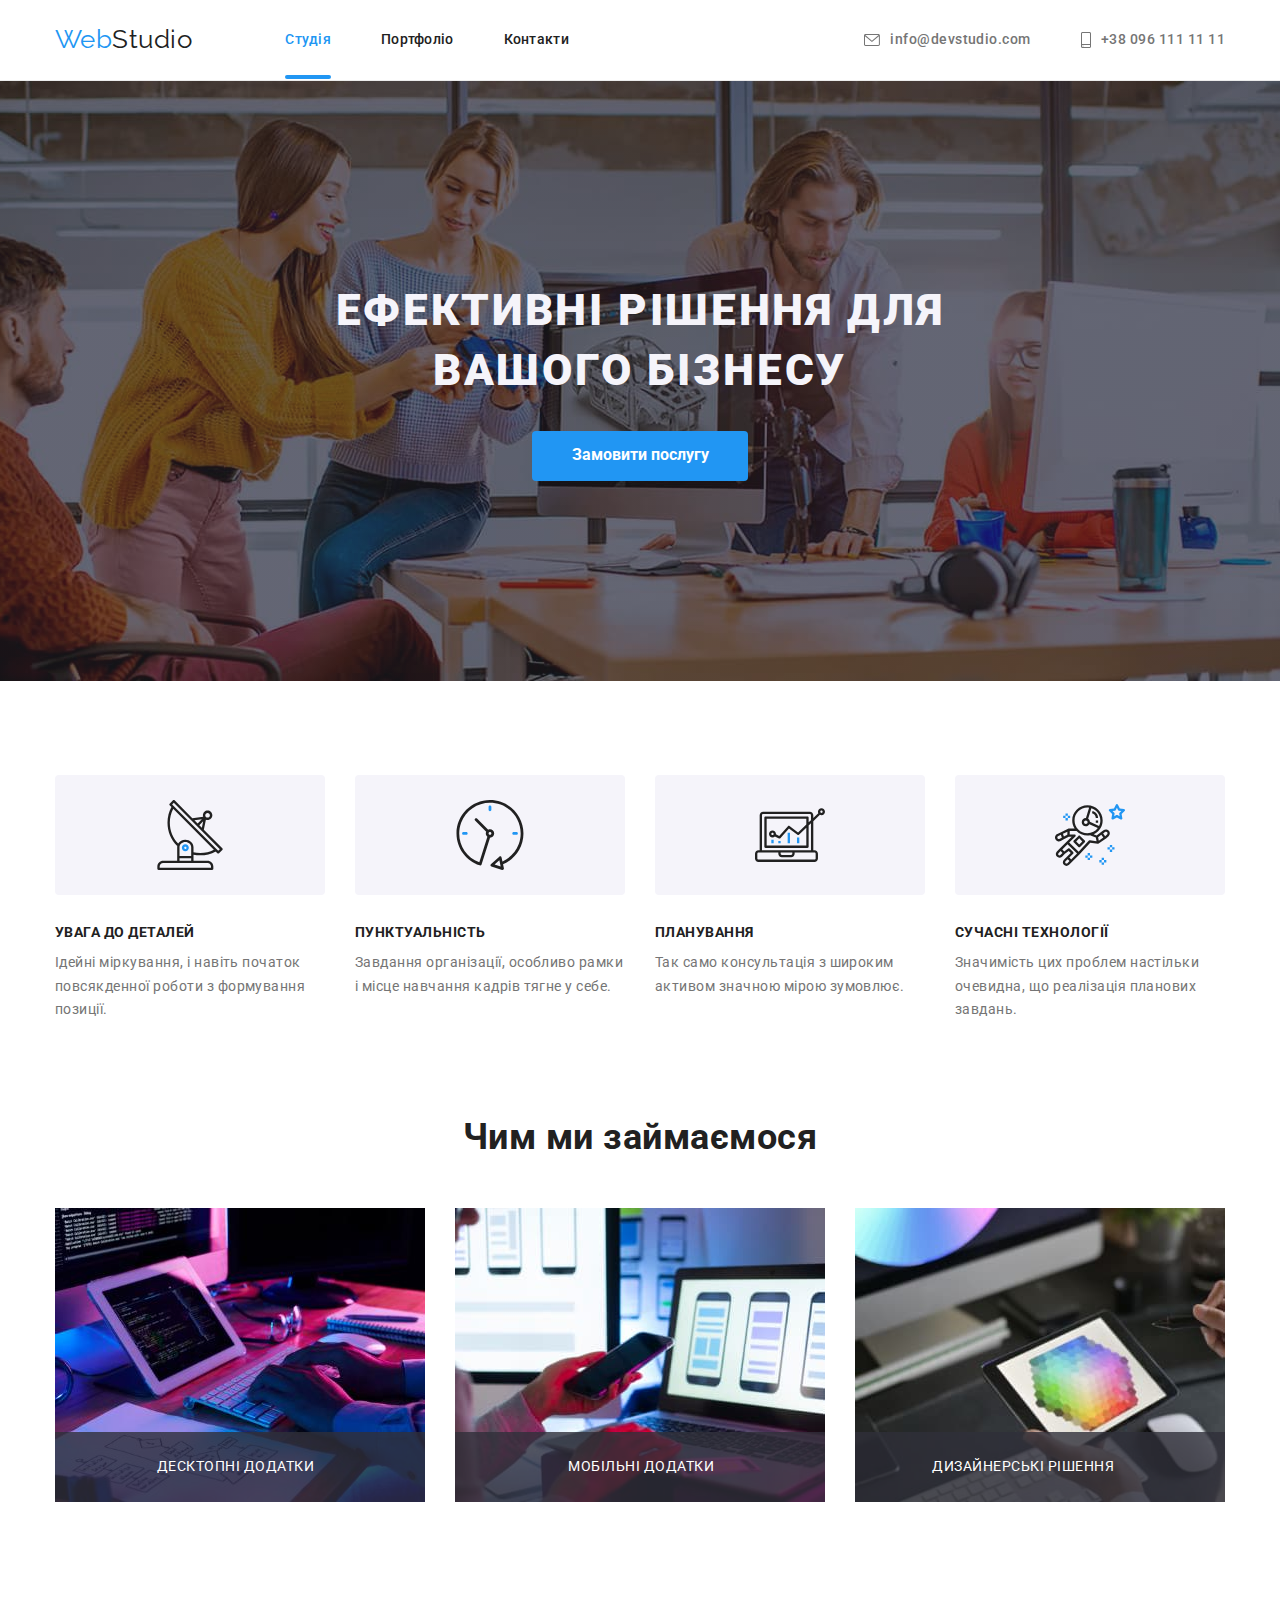
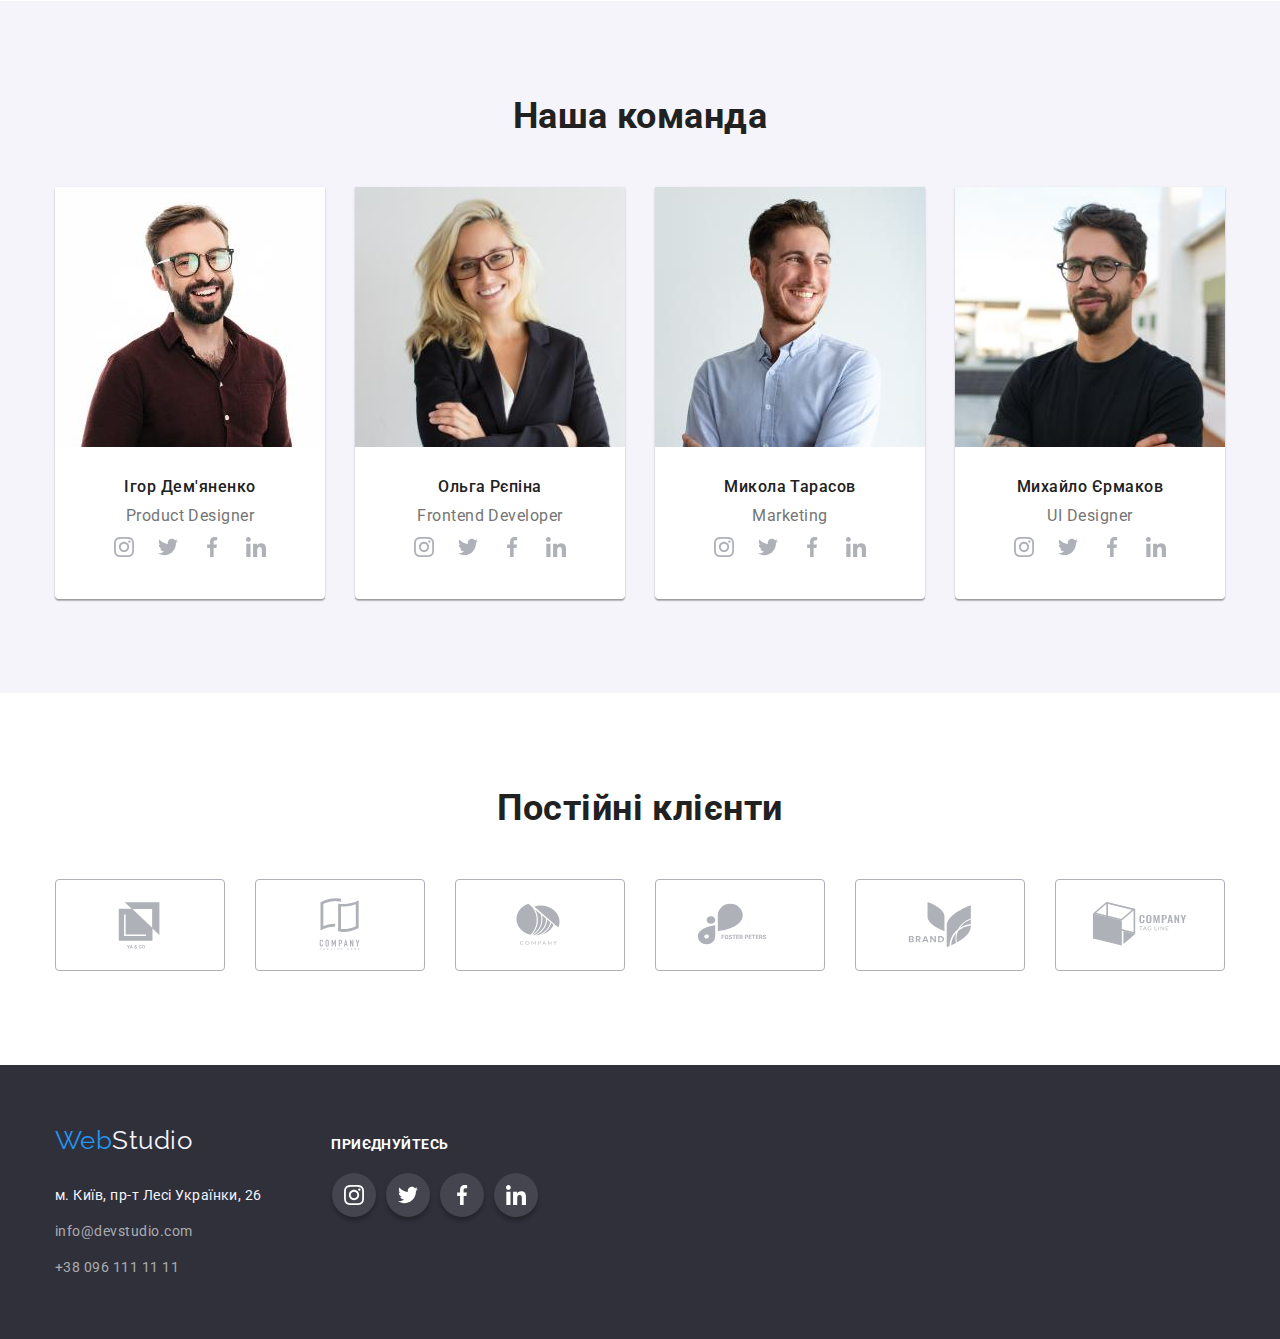
<file: index.html>
<!DOCTYPE html>
<html lang="uk">
  <head>
    <meta charset="UTF-8" />
    <meta http-equiv="X-UA-Compatible" content="IE=edge" />
    <meta name="viewport" content="width=device-width, initial-scale=1.0" />
    <title>Document</title>
    <link rel="preconnect" href="https://fonts.googleapis.com" />
    <link rel="preconnect" href="https://fonts.gstatic.com" crossorigin />
    <link
      href="https://fonts.googleapis.com/css2?family=Raleway:wght@700&family=Roboto:wght@400;500;700;900&display=swap"
      rel="stylesheet"
    />
    <link
      rel="stylesheet"
      href="https://cdnjs.cloudflare.com/ajax/libs/modern-normalize/1.1.0/modern-normalize.min.css"
    />

    <link rel="stylesheet" href="./css/styles.css" />
  </head>
  <body class="page">
    <!--  ⁡⁣⁢⁣Шапка сайту⁡ -->

    <header class="page-header">
      <div class="container main-div">
        <nav class="main-nav">
          <a href="index.html" class="logo">Web<span class="log-studio">Studio</span></a>

          <ul class="site-nav list">
            <li class="item"><a href="" class="link current">Студія</a></li>
            <li class="item"><a href="./portfolio.html" class="link">Портфоліо</a></li>
            <li class="item"><a href="" class="link">Контакти</a></li>
          </ul>
        </nav>

        <ul class="contacts list">
          <li class="item">
            <a href="" class="icon-contacts">
              <svg class="icon-envelope">
                <use href="./images/icons.svg#icon-envelop"></use>
              </svg>
              info@devstudio.com
            </a>
            <a href="mailto:info@devstudio.com" class="contacts-link"></a>
          </li>

          <li class="item">
            <a href="" class="icon-contacts">
              <svg class="icon-smartphone">
                <use href="./images/icons.svg#smartphone"></use>
              </svg>
              +38 096 111 11 11
            </a>
            <!-- <a href="tel:+380961111111" class="contacts-link"></a> -->
          </li>
        </ul>
      </div>
    </header>

    <main>
      <!--Hero-->

      <section class="hero">
        <div class="container">
          <h1 class="hero-title">Ефективні рішення для вашого бізнесу</h1>
          <button data-modal-open type="button" class="button-primary">Замовити послугу</button>
          <div class="backdrop is-hidden" data-modal>
            <div class="modal">
              <button data-modal-close class="modal-button">
                <svg class="icon-close" width="18" height="18">
                  <use href="./images/icons.svg#icon-close"></use>
                </svg>
              </button>
              <!-- <svg data-modal-close class="icon-close" width="30px" height="30px">
                <use href="./images/icons.svg#icon-close"></use>
              </svg> -->
              <!-- <button data-modal-close>
                <svg class="icon-close" width="30px" height="30px">
                  <use href="./images/icons.svg#icon-close"></use>
                </svg>
              </button> -->
            </div>
          </div>
        </div>
      </section>

      <!--Управління цілями-->
      <section class="section-feature">
        <div class="container">
          <ul class="feature-list list">
            <li class="item">
              <div class="icon-element">
                <svg class="icon-antenna" width="70px" height="70px">
                  <use href="./images/icons.svg#antenna"></use>
                </svg>
              </div>
              <h2 class="title">УВАГА ДО ДЕТАЛЕЙ</h2>
              <p class="text">
                Ідейні міркування, і навіть початок повсякденної роботи з формування позиції.
              </p>
            </li>
            <li class="item">
              <div class="icon-element">
                <svg class="icon-clock" width="70px" height="70px">
                  <use href="./images/icons.svg#clock"></use>
                </svg>
              </div>
              <h2 class="title">ПУНКТУАЛЬНІСТЬ</h2>
              <p class="text">
                Завдання організації, особливо рамки і місце навчання кадрів тягне у себе.
              </p>
            </li>
            <li class="item">
              <div class="icon-element">
                <svg class="icon-diagram" width="70px" height="70px">
                  <use href="./images/icons.svg#diagram"></use>
                </svg>
              </div>
              <h2 class="title">ПЛАНУВАННЯ</h2>
              <p class="text">Так само консультація з широким активом значною мірою зумовлює.</p>
            </li>
            <li class="item">
              <div class="icon-element">
                <svg class="icon-astronaut" width="70px" height="70px">
                  <use href="./images/icons.svg#astronaut"></use>
                </svg>
              </div>
              <h2 class="title">СУЧАСНІ ТЕХНОЛОГІЇ</h2>
              <p class="text">
                Значимість цих проблем настільки очевидна, що реалізація планових завдань.
              </p>
            </li>
          </ul>
        </div>
      </section>

      <!--Work-->

      <section class="section-work">
        <div class="container">
          <h3 class="section-title">Чим ми займаємося</h3>
          <ul class="work list">
            <li class="item">
              <div class="work-box">
                <img src="./images/box_1.jpg" alt="блок-схема" width="370" height="294" />
                <p class="work-text">Десктопні додатки</p>
              </div>
            </li>
            <li class="item">
              <div class="work-box">
                <img
                  src="./images/box_2.jpg"
                  alt="застосунок для телефону"
                  width="370"
                  height="294"
                />
                <p class="work-text">Мобільні додатки</p>
              </div>
            </li>
            <li class="item">
              <div class="work-box">
                <img src="./images/box_3.jpg" alt="веб дизайн" width="370" height="294" />
                <p class="work-text">Дизайнерські рішення</p>
              </div>
            </li>
          </ul>
        </div>
      </section>

      <!--Team-list-->
      <section class="section-team">
        <div class="container">
          <h3 class="section-title">Наша команда</h3>
          <ul class="team-list list">
            <li class="item item-team">
              <img src="./images/img.jpg" alt="Product Designer" width="270" />
              <h3 class="title">Ігор Дем'яненко</h3>
              <p class="text">Product Designer</p>
              <div class="icon-list">
                <a href="" class="icon-social">
                  <svg class="icon-instagram" width="20px" height="20px">
                    <use href="./images/icons.svg#instagram"></use>
                  </svg>
                </a>
                <a href="" class="icon-social">
                  <svg class="icon-twitter" width="20px" height="20px">
                    <use href="./images/icons.svg#twitter"></use>
                  </svg>
                </a>
                <a href="" class="icon-social">
                  <svg class="icon-facebook" width="20px" height="20px">
                    <use href="./images/icons.svg#facebook"></use>
                  </svg>
                </a>
                <a href="" class="icon-social">
                  <svg class="icon-linkedin" width="20px" height="20px">
                    <use href="./images/icons.svg#linkedin"></use>
                  </svg>
                </a>
              </div>
            </li>
            <li class="item item-team">
              <img src="./images/img_1.jpg" alt="Ольга Рєпіна" width="270" />
              <h3 class="title">Ольга Рєпіна</h3>
              <p class="text">Frontend Developer</p>
              <div class="icon-list">
                <a href="" class="icon-social">
                  <svg class="icon-instagram" width="20px" height="20px">
                    <use href="./images/icons.svg#instagram"></use>
                  </svg>
                </a>
                <a href="" class="icon-social">
                  <svg class="icon-twitter" width="20px" height="20px">
                    <use href="./images/icons.svg#twitter"></use>
                  </svg>
                </a>
                <a href="" class="icon-social">
                  <svg class="icon-facebook" width="20px" height="20px">
                    <use href="./images/icons.svg#facebook"></use>
                  </svg>
                </a>
                <a href="" class="icon-social">
                  <svg class="icon-linkedin" width="20px" height="20px">
                    <use href="./images/icons.svg#linkedin"></use>
                  </svg>
                </a>
              </div>
            </li>
            <li class="item item-team">
              <img src="./images/img_2.jpg" alt="Микола Тарасов" width="270" />
              <h3 class="title">Микола Тарасов</h3>
              <p class="text">Marketing</p>
              <div class="icon-list">
                <a href="" class="icon-social">
                  <svg class="icon-instagram" width="20px" height="20px">
                    <use href="./images/icons.svg#instagram"></use>
                  </svg>
                </a>
                <a href="" class="icon-social">
                  <svg class="icon-twitter" width="20px" height="20px">
                    <use href="./images/icons.svg#twitter"></use>
                  </svg>
                </a>
                <a href="" class="icon-social">
                  <svg class="icon-facebook" width="20px" height="20px">
                    <use href="./images/icons.svg#facebook"></use>
                  </svg>
                </a>
                <a href="" class="icon-social">
                  <svg class="icon-linkedin" width="20px" height="20px">
                    <use href="./images/icons.svg#linkedin"></use>
                  </svg>
                </a>
              </div>
            </li>
            <li class="item item-team">
              <img src="./images/img_3.jpg" alt="Михайло Єрмаков" width="270" />
              <h3 class="title">Михайло Єрмаков</h3>
              <p class="text">UI Designer</p>
              <div class="icon-list">
                <a href="" class="icon-social">
                  <svg class="icon-instagram" width="20px" height="20px">
                    <use href="./images/icons.svg#instagram"></use>
                  </svg>
                </a>
                <a href="" class="icon-social">
                  <svg class="icon-twitter" width="20px" height="20px">
                    <use href="./images/icons.svg#twitter"></use>
                  </svg>
                </a>
                <a href="" class="icon-social">
                  <svg class="icon-facebook" width="20px" height="20px">
                    <use href="./images/icons.svg#facebook"></use>
                  </svg>
                </a>
                <a href="" class="icon-social">
                  <svg class="icon-linkedin" width="20px" height="20px">
                    <use href="./images/icons.svg#linkedin"></use>
                  </svg>
                </a>
              </div>
            </li>
          </ul>
        </div>
      </section>

      <!--Clients-->
      <section class="section-client">
        <div class="container">
          <h3 class="section-title">Постійні клієнти</h3>
          <ul class="client-list list">
            <li class="icon-item">
              <a href="" class="link-icon">
                <svg class="icon-client" width="41px" height="47px">
                  <use href="./images/icons.svg#Client1"></use>
                </svg>
              </a>
            </li>
            <li class="icon-item">
              <a href="" class="link-icon">
                <svg class="icon-client" width="41px" height="47px">
                  <use href="./images/icons.svg#Client2"></use>
                </svg>
              </a>
            </li>
            <li class="icon-item">
              <a href="" class="link-icon">
                <svg class="icon-client" width="41px" height="47px">
                  <use href="./images/icons.svg#Client3"></use>
                </svg>
              </a>
            </li>
            <li class="icon-item">
              <a href="" class="link-icon">
                <svg class="icon-client" width="41px" height="47px">
                  <use href="./images/icons.svg#Client4"></use>
                </svg>
              </a>
            </li>
            <li class="icon-item">
              <a href="" class="link-icon">
                <svg class="icon-client" width="41px" height="47px">
                  <use href="./images/icons.svg#Client5"></use>
                </svg>
              </a>
            </li>
            <li class="icon-item">
              <a href="" class="link-icon">
                <svg class="icon-client" width="41px" height="47px">
                  <use href="./images/icons.svg#Client6"></use>
                </svg>
              </a>
            </li>
          </ul>
        </div>
      </section>
    </main>
    <!--Футер-->
    <footer class="footer">
      <div class="container">
        <div class="container-address">
          <a href="index.html" class="logo">Web<span class="logo-studio">Studio</span></a>

          <address class="address-title">
            <p class="footer-title">м. Київ, пр-т Лесі Українки, 26</p>
            <ul class="contact list">
              <li class="item">
                <a href="malito:info@devstudio.com" class="contact-link">info@devstudio.com</a>
              </li>
              <li class="item">
                <a href="tel:+380961111111" class="contact-link">+38 096 111 11 11</a>
              </li>
            </ul>
          </address>
        </div>

        <div class="container-icon">
          <p class="text-footer-icon">приєднуйтесь</p>
          <ul class="list-icon-footer list">
            <li class="item-footer-icon">
              <a href="" class="footer-link-icon">
                <svg class="instagramfooter" width="20" height="20px">
                  <use href="./images/icons.svg#instagramFooter"></use>
                </svg>
              </a>
            </li>
            <li class="item-footer-icon">
              <a href="" class="footer-link-icon">
                <svg class="twitterfooter" width="20" height="20px">
                  <use href="./images/icons.svg#twitterFooter"></use>
                </svg>
              </a>
            </li>
            <li class="item-footer-icon">
              <a href="" class="footer-link-icon">
                <svg class="facebookfooter" width="20" height="20px">
                  <use href="./images/icons.svg#facebookFooter"></use>
                </svg>
              </a>
            </li>
            <li class="item-footer-icon">
              <a href="" class="footer-link-icon">
                <svg class="linkedinfooter" width="20" height="20px">
                  <use href="./images/icons.svg#linkedinFooter"></use>
                </svg>
              </a>
            </li>
          </ul>
        </div>
      </div>
    </footer>
    <!-- <button>Замовити послугу</button> -->

    <script src="./js/modal.js"></script>
  </body>
</html>
</file>
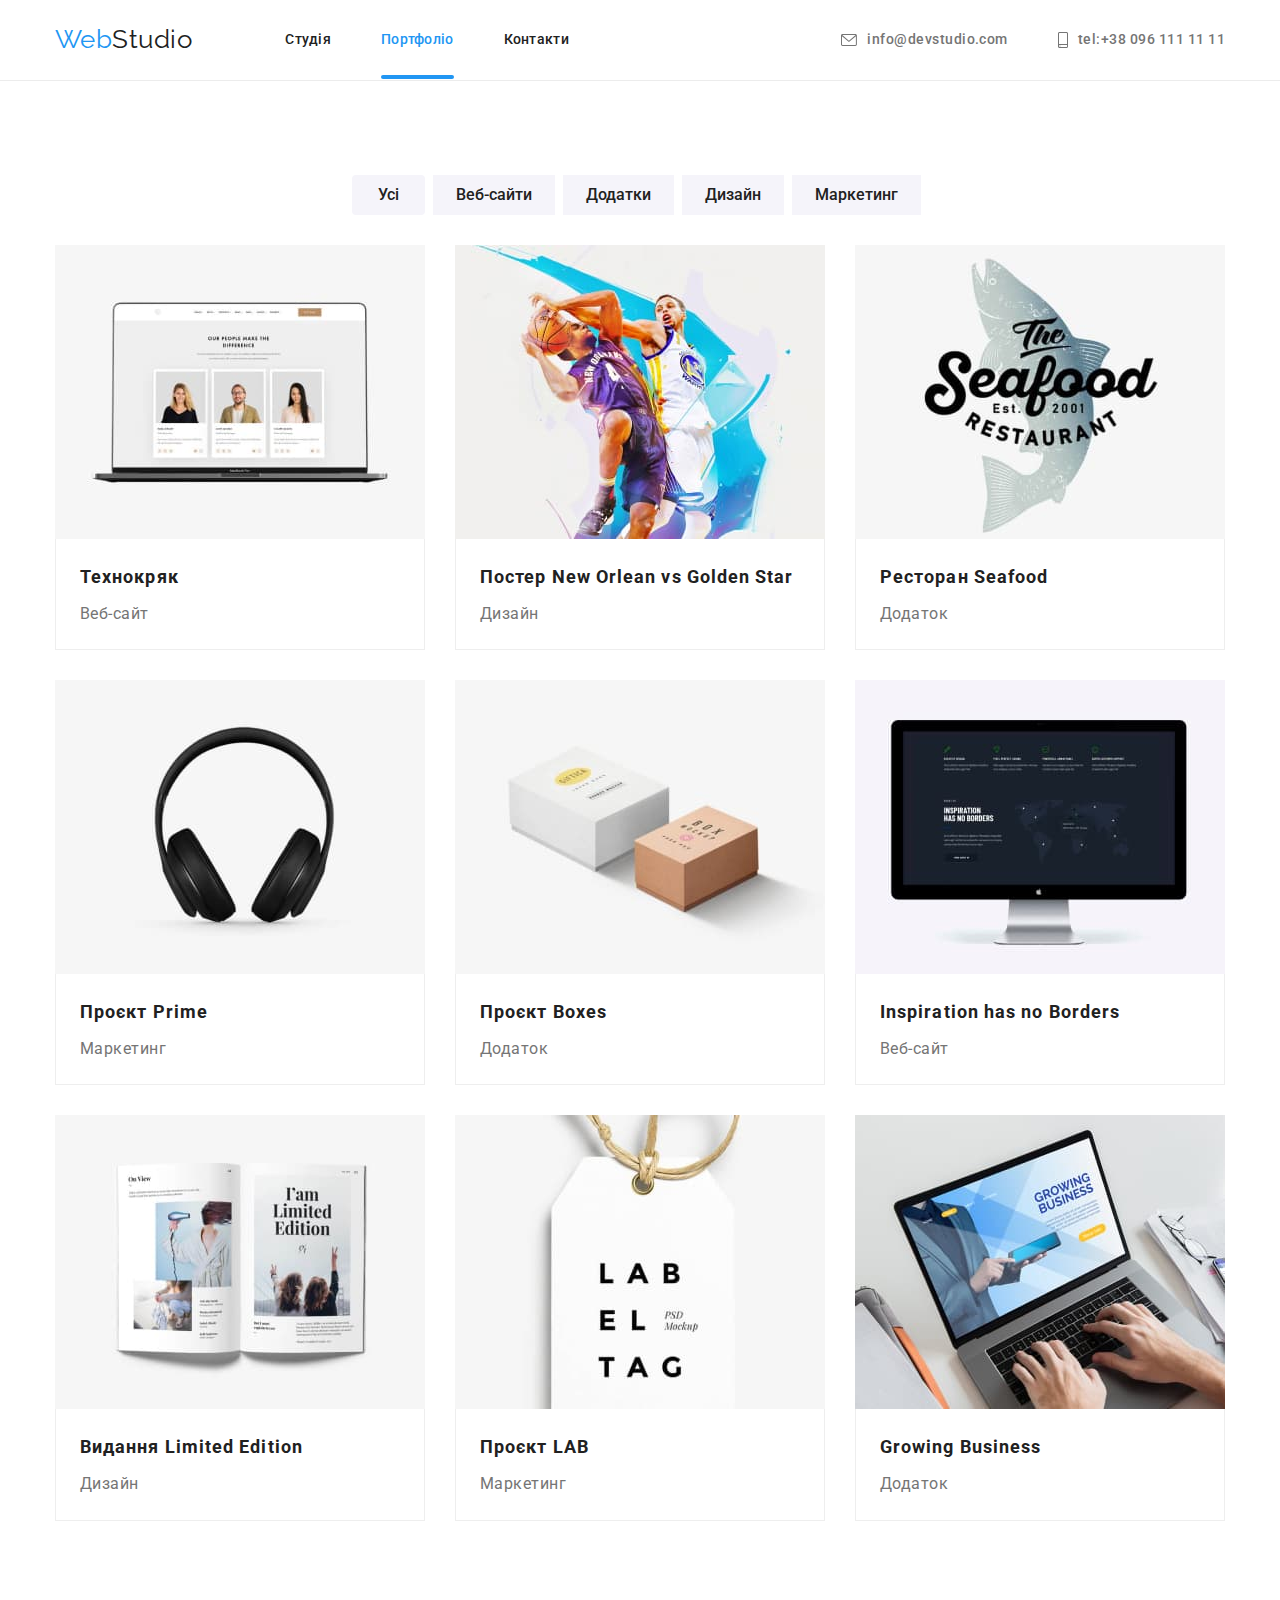
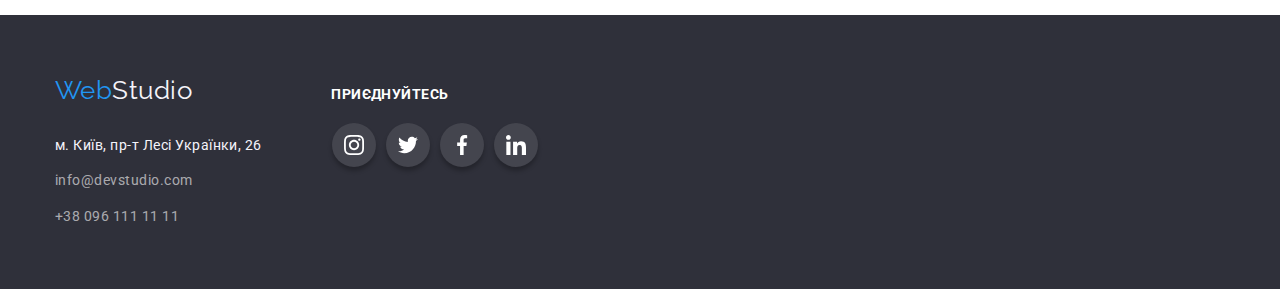
<file: portfolio.html>
<!DOCTYPE html>
<html lang="uk">
  <head>
    <meta charset="UTF-8" />
    <meta http-equiv="X-UA-Compatible" content="IE=edge" />
    <meta name="viewport" content="width=device-width, initial-scale=1.0" />
    <title>Document</title>
    <link rel="preconnect" href="https://fonts.googleapis.com" />
    <link rel="preconnect" href="https://fonts.gstatic.com" crossorigin />
    <link
      href="https://fonts.googleapis.com/css2?family=Raleway:wght@700&family=Roboto:wght@400;500;700;900&display=swap"
      rel="stylesheet"
    />
    <link
      rel="stylesheet"
      href="https://cdnjs.cloudflare.com/ajax/libs/modern-normalize/1.1.0/modern-normalize.min.css"
    />

    <link rel="stylesheet" href="./css/styles.css" />
  </head>
  <body class="page">
    <!--  Шапка сайту -->
    <header class="page-header">
      <div class="container main-div">
        <nav class="main-nav">
          <a href="index.html" class="logo">Web<span class="log-studio">Studio</span></a>

          <ul class="site-nav list">
            <li class="item"><a href="./index.html" class="link">Студія</a></li>
            <li class="item"><a href="" class="link current">Портфоліо</a></li>
            <li class="item"><a href="" class="link">Контакти</a></li>
          </ul>
        </nav>

        <ul class="contacts list">
          <li class="item">
            <a href="" class="icon-contacts">
              <svg class="icon-envelope">
                <use href="./images/icons.svg#icon-envelop"></use>
              </svg>
              info@devstudio.com
            </a>
            <!-- <a href="mailto:info@devstudio.com" class="contacts-link"></a> -->
          </li>
          <li class="item">
            <a href="" class="icon-contacts">
              <svg class="icon-smartphone">
                <use href="./images/icons.svg#smartphone"></use>
              </svg>
              tel:+38 096 111 11 11
            </a>
            <!-- <a href="tel:+380961111111" class="contacts-link"></a> -->
          </li>
        </ul>
      </div>
    </header>

    <main>
      <!-- Секція-->
      <section class="section-portfolio">
        <div class="container">
          <ul class="potfolio-btns list">
            <li class="item"><button type="button" class="highlighter">Усі</button></li>
            <li class="item"><button type="button" class="highlighter">Веб-сайти</button></li>
            <li class="item"><button type="button" class="highlighter">Додатки</button></li>
            <li class="item"><button type="button" class="highlighter">Дизайн</button></li>
            <li class="item"><button type="button" class="highlighter">Маркетинг</button></li>
          </ul>

          <ul class="projects list">
            <li class="item">
              <div class="projects-box">
                <a href="" class="projects-link">
                  <img src="./images/notebook.jpg" alt="Веб-сайт" width="370" />

                  <div class="projects-overlay">
                    <p class="projects-text">
                      Ресурс пропонує комплексні пропозиції з різним рівнем функціоналу та сервісів.
                      Все це дозволить відвідувачу отримати вичерпні відомості про компанію чи
                      приватну особу.
                    </p>
                  </div>
                </a>
              </div>
              <div class="card-border">
                <h1 class="title">Технокряк</h1>
                <p class="text">Веб-сайт</p>
              </div>
            </li>

            <li class="item">
              <div class="projects-box">
                <a href="" class="projects-link">
                  <img
                    class="card-img"
                    src="./images/basketball.jpg"
                    alt="Дизайн"
                    width="370"
                    height="294"
                  />
                </a>
                <div class="projects-overlay">
                  <p class="projects-text">
                    Ресурс пропонує комплексні пропозиції з різним рівнем функціоналу та сервісів.
                    Все це дозволить відвідувачу отримати вичерпні відомості про компанію чи
                    приватну особу.
                  </p>
                </div>
              </div>
              <div class="card-border">
                <h1 class="title">Постер New Orlean vs Golden Star</h1>
                <p class="text">Дизайн</p>
              </div>
            </li>

            <li class="item">
              <div class="projects-box">
                <a href="" class="projects-link">
                  <img
                    class="card-img"
                    src="./images/poster.jpg"
                    alt="Додаток"
                    width="370"
                    height="294"
                  />
                </a>
                <div class="projects-overlay">
                  <p class="projects-text">
                    Ресурс пропонує комплексні пропозиції з різним рівнем функціоналу та сервісів.
                    Все це дозволить відвідувачу отримати вичерпні відомості про компанію чи
                    приватну особу.
                  </p>
                </div>
              </div>
              <div class="card-border">
                <h1 class="title">Ресторан Seafood</h1>
                <p class="text">Додаток</p>
              </div>
            </li>

            <li class="item">
              <div class="projects-box">
                <a href="" class="projects-link">
                  <img
                    class="card-img"
                    src="./images/headphones.jpg"
                    alt="Маркетинг"
                    width="370"
                    height="294"
                  />
                </a>
                <div class="projects-overlay">
                  <p class="projects-text">
                    Ресурс пропонує комплексні пропозиції з різним рівнем функціоналу та сервісів.
                    Все це дозволить відвідувачу отримати вичерпні відомості про компанію чи
                    приватну особу.
                  </p>
                </div>
              </div>
              <div class="card-border">
                <h1 class="title">Проєкт Prime</h1>
                <p class="text">Маркетинг</p>
              </div>
            </li>

            <li class="item">
              <div class="projects-box">
                <a href="" class="projects-link">
                  <img
                    class="card-img"
                    src="./images/boxes.jpg"
                    alt="Додаток"
                    width="370"
                    height="294"
                  />
                </a>
                <div class="projects-overlay">
                  <p class="projects-text">
                    Ресурс пропонує комплексні пропозиції з різним рівнем функціоналу та сервісів.
                    Все це дозволить відвідувачу отримати вичерпні відомості про компанію чи
                    приватну особу.
                  </p>
                </div>
              </div>
              <div class="card-border">
                <h1 class="title">Проєкт Boxes</h1>
                <p class="text">Додаток</p>
              </div>
            </li>

            <li class="item">
              <div class="projects-box">
                <a href="" class="projects-link">
                  <img
                    class="card-img"
                    src="./images/desktop.jpg"
                    alt="Веб-сайт"
                    width="370"
                    height="294"
                  />
                </a>
                <div class="projects-overlay">
                  <p class="projects-text">
                    Ресурс пропонує комплексні пропозиції з різним рівнем функціоналу та сервісів.
                    Все це дозволить відвідувачу отримати вичерпні відомості про компанію чи
                    приватну особу.
                  </p>
                </div>
              </div>
              <div class="card-border">
                <h1 class="title">Inspiration has no Borders</h1>
                <p class="text">Веб-сайт</p>
              </div>
            </li>

            <li class="item">
              <div class="projects-box">
                <a href="" class="projects-link">
                  <img
                    class="card-img"
                    src="./images/book.jpg"
                    alt="Дизайн"
                    width="370"
                    height="294"
                  />
                </a>
                <div class="projects-overlay">
                  <p class="projects-text">
                    Ресурс пропонує комплексні пропозиції з різним рівнем функціоналу та сервісів.
                    Все це дозволить відвідувачу отримати вичерпні відомості про компанію чи
                    приватну особу.
                  </p>
                </div>
              </div>
              <div class="card-border">
                <h1 class="title">Видання Limited Edition</h1>
                <p class="text">Дизайн</p>
              </div>
            </li>

            <li class="item">
              <div class="projects-box">
                <a href="" class="projects-link">
                  <div>
                    <img
                      class="card-img"
                      src="./images/tag.jpg"
                      alt="Маркетинг"
                      width="370"
                      height="294"
                    />
                  </div>
                </a>
                <div class="projects-overlay">
                  <p class="projects-text">
                    Ресурс пропонує комплексні пропозиції з різним рівнем функціоналу та сервісів.
                    Все це дозволить відвідувачу отримати вичерпні відомості про компанію чи
                    приватну особу.
                  </p>
                </div>
              </div>
              <div class="card-border">
                <h1 class="title">Проєкт LAB</h1>
                <p class="text">Маркетинг</p>
              </div>
            </li>

            <li class="item">
              <div class="projects-box">
                <a href="" class="projects-link">
                  <img
                    class="card-img"
                    src="./images/hands.jpg"
                    alt="Додаток"
                    width="370"
                    height="294"
                  />
                </a>
                <div class="projects-overlay">
                  <p class="projects-text">
                    Ресурс пропонує комплексні пропозиції з різним рівнем функціоналу та сервісів.
                    Все це дозволить відвідувачу отримати вичерпні відомості про компанію чи
                    приватну особу.
                  </p>
                </div>
              </div>
              <div class="card-border">
                <h1 class="title">Growing Business</h1>
                <p class="text">Додаток</p>
              </div>
            </li>
          </ul>
        </div>
      </section>
    </main>

    <!--Футер-->
    <footer class="footer">
      <div class="container">
        <div class="container-address">
          <a href="index.html" class="logo">Web<span class="logo-studio">Studio</span></a>

          <address class="address-title">
            <p class="footer-title">м. Київ, пр-т Лесі Українки, 26</p>
            <ul class="contact list">
              <li class="item">
                <a href="malito:info@devstudio.com" class="contact-link">info@devstudio.com</a>
              </li>
              <li class="item">
                <a href="tel:+380961111111" class="contact-link">+38 096 111 11 11</a>
              </li>
            </ul>
          </address>
        </div>
        <div class="container-icon">
          <p class="text-footer-icon">приєднуйтесь</p>

          <ul class="list-icon-footer list">
            <li class="item-footer-icon">
              <a href="" class="footer-link-icon">
                <svg class="instagramfooter" width="20" height="20px">
                  <use href="./images/icons.svg#instagramFooter"></use>
                </svg>
              </a>
            </li>
            <li class="item-footer-icon">
              <a href="" class="footer-link-icon">
                <svg class="twitterfooter" width="20" height="20px">
                  <use href="./images/icons.svg#twitterFooter"></use>
                </svg>
              </a>
            </li>
            <li class="item-footer-icon">
              <a href="" class="footer-link-icon">
                <svg class="facebookfooter" width="20" height="20px">
                  <use href="./images/icons.svg#facebookFooter"></use>
                </svg>
              </a>
            </li>
            <li class="item-footer-icon">
              <a href="" class="footer-link-icon">
                <svg class="linkedinfooter" width="20" height="20px">
                  <use href="./images/icons.svg#linkedinFooter"></use>
                </svg>
              </a>
            </li>
          </ul>
        </div>
      </div>
    </footer>
  </body>
</html>
</file>
<file: css/styles.css>
html {
  box-sizing: border-box;
}
*,
*::before,
*::after {
  box-sizing: inherit;
}

:root {
  --primary-text-color: #212121;
  --title-text-color: #757575;
  --accent-color: #2196f3;
  --primary-bg-color: #f5f4fa;
  --timing-function: cubic-bezier(0.4, 0, 0.2, 1);
}

body {
  background-color: #ffffff;
  color: var(--primary-text-color);
  font-family: 'Roboto', sans-serif;
  letter-spacing: 0.03em;
}
img {
  display: block;
}
/* Утіліти */

.list {
  padding: 0;
  margin: 0;
  list-style: none;
}

/* колір основного тексту чорний #212121 */
/* другорядний колір тексту білий #FFFFFF */
/* другорядний колір тексту #757575 */
/* другорядний колір тексту rgba(255, 255, 255, 0.6) */
/* акцент Голубий #2196F3 */

.container {
  padding-right: 15px;
  padding-left: 15px;
  margin-left: auto;
  margin-right: auto;
  width: 1200px;
}

.page-header {
  background-color: #ffffff;
  border-bottom: 1px solid #ececec;
}

/* Main div */
.main-div {
  display: flex;
  align-items: center;
}

.main-nav {
  display: flex;

  padding-top: 24px;
  padding-bottom: 25px;
  align-items: center;
}
/* .main-nav .link::after {
  display: flex;
  position: absolute;
  width: 100%;
  height: 4px;
  background-color: #2196f3;
  border-radius: 2px;
  bottom: 0;
  left: 0;
} */

/* Site nav */

.logo {
  color: var(--accent-color);
  font-family: 'Raleway', cursive;
  font-size: 26px;
  line-height: 1.19;
  text-decoration: none;
}
.log-studio {
  color: var(--primary-text-color);
}

.site-nav {
  display: flex;
  margin-left: 93px;
}
.site-nav .item {
  margin-right: 50px;
}

.link {
  position: relative;
  padding-bottom: 32px;

  color: var(--primary-text-color);
  font-family: inherit;
  font-weight: 500;
  font-size: 14px;
  line-height: 1.14;
  letter-spacing: 0.02em;
  text-decoration: none;
}
/* .link::after {
  content: '';
  position: absolute;
  left: 0;
  bottom: 0;
  width: 100%;
  height: 4px;
  border-radius: 2px;
  background-color: var(--accent-color);
  transform: scaleX(0);
  transition: transform 250ms var(--timing-function);
} */
/* .link:hover::after {
  
  transform: scaleX(1);
} */

.site-nav .link:hover,
.site-nav .link:focus {
  color: var(--accent-color);
}

.link.current {
  position: relative;
  padding-bottom: 32px;
  font-family: inherit;
  font-weight: 500;
  font-size: 14px;
  line-height: 1.14;
  letter-spacing: 0.02em;
  text-decoration: none;
  color: var(--accent-color);
}
.link.current::after {
  content: '';
  position: absolute;
  left: 0;
  bottom: 0;
  width: 100%;
  height: 4px;
  border-radius: 2px;
  background-color: var(--accent-color);
  transform: scaleX(1);
}

/* Contacts */

.contacts {
  display: flex;
  align-items: center;
  margin-left: auto;
  cursor: pointer;
}
.contacts .item + .item {
  margin-left: 50px;
}

.icon-contacts {
  display: flex;
  align-items: center;
  color: var(--title-text-color);
  fill: var(--title-text-color);
  font-family: inherit;
  font-weight: 500;
  font-size: 14px;
  line-height: 1.14;
  letter-spacing: 2%;
  text-decoration: none;
}
/* .contacts .contacts-link:hover,
.contacts .contacts-link:focus {
  color: var(--accent-color);
} */
/* .contacts .item {
  display: flex;
  align-items: center;
} */
/* .contacts .item:hover {
  color: var(--accent-color);
} */
/* .item .contacts-link {
  fill: var(--title-text-color);
} */
/* .icon-envelope:hover,
.icon-envelope:focus {
  fill: var(--accent-color);
} */

.icon-contacts:hover {
  fill: var(--accent-color);
}
.icon-contacts:hover {
  color: var(--accent-color);
}
.icon-contacts .icon-envelop:hover {
  fill: var(--accent-color);
}

.icon-contacts .icon-smartphone:hover {
  fill: var(--accent-color);
}
.icon-smartphone {
  /* fill: #757575; */
  margin-right: 10px;
  width: 10px;
  height: 16px;
}
.icon-envelope {
  /* fill: #757575; */
  margin-right: 10px;
  width: 16px;
  height: 12px;
}

/* .contacts .item {
  display: flex;
  align-items: center;
  justify-content: center;
} */

/* hero*/
.hero {
  padding-bottom: 200px;
  padding-top: 200px;
  margin-top: 0;
  text-align: center;
  background-color: #2f303a;
  max-width: 1600px;
  height: 600px;
  margin-left: auto;
  margin-right: auto;
  background-image: linear-gradient(to right, rgba(47, 48, 58, 0.4), rgba(47, 48, 58, 0.4)),
    url('../images/hero.jpg');

  background-repeat: no-repeat;
  background-position: center;
  background-size: cover;
}

.hero-title {
  display: block;
  margin: 0 auto 30px;
  max-width: 696px;

  text-align: center;

  color: var(--primary-bg-color);
  font-weight: 900;
  font-size: 44px;
  line-height: 1.36;

  letter-spacing: 0.06em;
  text-transform: uppercase;
}

/* Button */

.button-primary {
  display: inline-block;
  width: 216px;
  height: 50px;

  border-radius: 4px;
  text-align: center;
  border: 1px solid transparent;

  color: #ffffff;
  background-color: var(--accent-color);
  font-weight: 700;
  font-size: 16px;
  line-height: 1.9;
}

.button-primary:hover,
.button-primary:focus {
  background-color: #188ce8;
  color: #ffffff;
  cursor: pointer;
}
.backdrop {
  position: fixed;
  top: 0;
  left: 0;
  min-width: 100%;
  height: 1024px;
  background-color: rgba(0, 0, 0, 0.2);
  opacity: 1;
  transition: opacity 250ms cubic-bezier(0.4, 0, 0.2, 1);
}

.backdrop.is-hidden {
  visibility: hidden;
  opacity: 0;
  pointer-events: none;
}

.modal {
  position: absolute;
  top: 50%;
  left: 50%;
  transform: translate(-50%, -50%);
  /* display: flex; */
  width: 528px;
  height: 581px;

  background-color: #ffffff;
}
.modal-button {
  display: flex;
  align-items: center;
  justify-content: center;
  position: absolute;
  top: 8px;
  right: 8px;
  width: 30px;
  height: 30px;
  cursor: pointer;
  border: 1px solid #0000001a;
  border-radius: 50%;
  background-color: transparent;
}
/* fill: #ffffff;
/* stroke: rgba(0, 0, 0, 0.1); */
/* fill #000000; */
/* cursor: pointer; */

/* border: 1px; */

/* section */

/* Управління цілями */
.section-feature {
  padding-top: 94px;
}
.container .feature-list {
  display: flex;
}
.icon-element {
  display: flex;
  justify-content: center;
  align-items: center;
  margin-bottom: 30px;
  width: 270px;
  height: 120px;
  background: #f5f4fa;
  border-radius: 4px;
}

/* feature-list */

.feature-list .item:not(:last-child) {
  margin-right: 30px;
}

.feature-list .title {
  margin-top: 0;
  margin-bottom: 10px;
  color: var(--primary-text-color);
  font-size: 14px;
  line-height: 1.14;
}
.feature-list .text {
  margin: 0;

  color: var(--title-text-color);
  font-size: 14px;
  line-height: 1.7;
}
/* work */

.section-work {
  padding-top: 94px;
  padding-bottom: 94px;
}
.section-work .section-title {
  margin-top: 0;
  margin-bottom: 50px;
  font-size: 36px;
  line-height: 1.17;
  text-align: center;
}

.container .work {
  display: inline-flex;
  width: 370px;
}
.work .item:not(:last-child) {
  margin-right: 30px;
}
.work-box {
  position: relative;
  display: flex;
  justify-content: center;
}
.work-box::before {
  display: inline-block;
  bottom: 0;
  right: 0;
  content: '';
  position: absolute;
  width: 370px;
  height: 70px;

  background-color: rgba(47, 48, 58, 0.8);
}

.work-text {
  display: inline-block;
  margin: 27px auto;
  position: absolute;
  bottom: 0;
  right: 30%;
  text-transform: uppercase;
  font-size: 14px;
  line-height: 1.14;

  color: #ffffff;
}

/* team-list */

.section-team {
  padding-top: 94px;
  padding-bottom: 94px;
  background-color: #f5f4fa;
}

.section-team .section-title {
  margin-top: 0;
  margin-bottom: 50px;
  font-size: 36px;
  line-height: 1.17;
  text-align: center;
}
.item-team {
  text-align: center;
  background: #ffffff;
  box-shadow: 0px 1px 3px rgba(0, 0, 0, 0.12), 0px 1px 1px rgba(0, 0, 0, 0.14),
    0px 2px 1px rgba(0, 0, 0, 0.2);
  border-radius: 0px 0px 4px 4px;
}
.icon-list {
  display: flex;
  justify-content: center;
  align-items: center;
}
.icon-list:not(:first child) {
  margin-left: 10px;
}
.icon-social {
  display: flex;
  justify-content: center;
  align-items: center;
  width: 44px;
  height: 44px;
  border-radius: 50%;
  cursor: pointer;
  fill: #afb1b8;
  background-color: #ffffff;
  transition: background-color 250ms cubic-bezier(0.4, 0, 0.2, 1) fill 250ms
    cubic-bezier(0.4, 0, 0.2, 1);
  /* transition-duration: ;
  transition-timing-function: ; */
}
.icon-social:hover,
.icon-social:focus {
  fill: #ffffff;
  background-color: var(--accent-color);
}

.team-list .item {
  padding-bottom: 30px;
  background-color: #ffffff;
  align-items: center;
}

.team-list .title {
  margin-top: 30px;
  margin-bottom: 10px;
  text-align: center;

  color: var(--primary-text-color);
  font-weight: 500;
  font-size: 16px;
  line-height: 1.19;
}
.team-list .text {
  margin: 0;
  color: var(--title-text-color);
  font-size: 16px;
  line-height: 1.19;
  text-align: center;
}

.container .team-list {
  width: 270px;
  display: inline-flex;
}

.team-list .item:not(:last-child) {
  margin-right: 30px;
}
/* Постійні клієнти */

.section-client {
  padding-top: 94px;
  padding-bottom: 94px;
}

.section-client .section-title {
  margin-top: 0;
  margin-bottom: 50px;
  font-size: 36px;
  line-height: 1.17;
  text-align: center;
}
.client-list {
  display: flex;
  justify-content: center;
  align-items: center;
}
.link-icon {
  display: flex;
  justify-content: center;
  align-items: center;
  width: 170px;
  height: 92px;
  border: 1px solid #afb1b8;
  border-radius: 4px;
  transition: background-color 250ms cubic-bezier(0.4, 0, 0.2, 1),
    fill 250ms cubic-bezier(0.4, 0, 0.2, 1);
  /* transition-property: background-color;
  transition-duration: 250ms;
  transition-timing-function: cubic-bezier(0.4, 0, 0.2, 1); */
}

.icon-client {
  width: 106px;
  height: 60px;
  fill: #afb1b8;
}
.link-icon:hover svg {
  fill: var(--accent-color);
  /* border: 1px solid #2196f3; */
}
.link-icon:hover {
  border: 1px solid var(--accent-color);
}

.client-list .icon-item:not(:last-child) {
  margin-right: 30px;
}

/* Footer */
.footer {
  padding-top: 60px;
  padding-bottom: 60px;
  background-color: #2f303a;
}

.footer .logo {
  /* margin: 0px 0px 28px; */
  color: var(--accent-color);
  font-family: 'Raleway', cursive;
  font-size: 26px;
  line-height: 1.19;
  text-decoration: none;
}

.logo-studio {
  color: var(--primary-bg-color);
}

.footer .container {
  display: flex;
  align-items: baseline;
  display: block;
  background-color: #2f303a;
}

.footer .logo {
  width: 145px;
}
.footer-title {
  margin-top: 0;
  margin-bottom: 12px;
  font-style: normal;
  font-size: 14px;
  line-height: 1.7;
  color: var(--primary-bg-color);
}
.address-title {
  margin-top: 28px;
  font-style: normal;
}

.contact .contact-link {
  font-size: 14px;
  line-height: 1.7;
  color: rgba(255, 255, 255, 0.6);
  text-decoration: none;
  margin-bottom: 60px;
}
.contact .contact-link:hover,
.contact .contact-link:focus {
  color: var(--accent-color);
}
.contact .item:not(:last-child) {
  margin-bottom: 12px;
}
/* Footer Icon */
.footer .container {
  display: flex;
}
/* .footer-main {
  display: flex;
  margin-right: 70px;
  align-items: baseline;
} */

.container-icon {
  margin-left: 70px;
}

.text-footer-icon {
  margin-top: 0px;
  font-weight: 700;
  display: inline-flex;
  align-items: center;
  justify-content: center;
  margin-bottom: 20px;
  font-size: 14px;
  line-height: 1.14;
  letter-spacing: 0.03em;
  text-transform: uppercase;
  color: #ffffff;
  width: 116px;
}
.list-icon-footer {
  display: flex;
}

.item-footer-icon:not(:last-child) {
  margin-right: 10px;
}

.footer-link-icon {
  /* margin-left: 70px; */
  display: flex;
  align-items: center;
  justify-content: center;

  width: 44px;
  height: 44px;
  color: white;
  background-color: rgba(255, 255, 255, 0.1);
  border-radius: 50%;
  box-shadow: 0px 4px 4px rgba(0, 0, 0, 0.25);
  cursor: pointer;
  fill: #fff;
  transition: background-color 250ms cubic-bezier(0.4, 0, 0.2, 1);
}
.footer-link-icon:hover,
.footer-link-icon:hover {
  background-color: var(--accent-color);
}

/* ⁡⁣⁢⁣----------Portfolio----------⁡ */

/* ⁡⁣⁢⁣------buttons------⁡ */
.section-portfolio {
  padding-top: 94px;
  padding-bottom: 94px;
  color: var(--primary-text-color);
}

.potfolio-btns {
  margin-bottom: 30px;
  display: flex;
  justify-content: center;
}
.potfolio-btns .item {
  margin-right: 8px;
  text-align: center;
  min-width: 73px;
  /* padding: 6px 22px; */
  border-radius: 4px;
  /* transition: background-color 250ms cubic-bezier(0.4, 0, 0.2, 1),
    transform 250ms var(--timing-function); */
  background-color: #f5f4fa;
}

.highlighter {
  padding: 6px 22px;
  border: 1px solid transparent;
  font-weight: 500;
  font-size: 16px;
  line-height: 1.6;
  text-align: center;
  background-color: #f5f4fa;
  color: var(--primary-text-color);
  transition: background-color 250ms cubic-bezier(0.4, 0, 0.2, 1),
    transform 250ms var(--timing-function);
}
.potfolio-btns .highlighter:hover,
.potfolio-btns .highlighter:focus {
  background-color: var(--accent-color);
  color: var(--primary-bg-color);
  cursor: pointer;
  border-radius: 4px;
  border: 1px solid transparent;
  box-shadow: 0px 2px 2px rgba(0, 0, 0, 0.12), 0px 1px 2px rgba(0, 0, 0, 0.08),
    0px 3px 1px rgba(0, 0, 0, 0.1);
}
/* ⁡⁣⁢⁣-------cards-------⁡ */
.projects .title {
  margin-top: 0;
  margin-bottom: 0;
  color: var(--primary-text-color);
  font-size: 18px;
  line-height: 2;
  letter-spacing: 0.06em;
}
.projects .text {
  margin-top: 4px;
  margin-bottom: 0;
  color: var(--title-text-color);
  font-size: 16px;
  line-height: 1.9;
}

.projects {
  display: flex;
  flex-wrap: wrap;
}
.projects-link {
  text-decoration: none;
}

.projects .item {
  width: 370px;
  margin-right: 30px;
  margin-bottom: 30px;
  /* transition: background-color 250ms cubic-bezier(0.4, 0, 0.2, 1); */
}
.projects .item:hover,
.projects .item:focus {
  cursor: pointer;
  box-shadow: 1px 4px 6px rgba(0, 0, 0, 0.16), 0px 4px 4px rgba(0, 0, 0, 0.06),
    0px 1px 1px rgba(0, 0, 0, 0.12);
}
.projects-text {
  padding: 63px 24px;
  margin: 0;
  width: 322px;
  height: 168px;
  font-size: 18px;
  line-height: 1.5;
  color: #ffffff;
}
.card-border {
  padding: 20px 24px;
  border-left: 1px solid #eeeeee;
  border-right: 1px solid #eeeeee;
  border-bottom: 1px solid #eeeeee;
}

.projects .item:nth-child(3n) {
  margin-right: 0;
}
.projects .item:nth-last-child(-n + 3) {
  margin-bottom: 0;
}

.projects-box {
  position: relative;
  overflow: hidden;
}

.projects-overlay {
  position: absolute;
  top: 0;
  left: 0;
  width: 100%;
  height: 100%;
  transform: translateY(100%);
  background-color: rgba(33, 150, 243, 0.9);
  transition: background-color 250ms cubic-bezier(0.4, 0, 0.2, 1),
    transform 250ms var(--timing-function);
}
/* .projects-box:hover .projects-overlay {
  transform: translateY(0);
} */
.projects .item:hover .projects-overlay {
  transform: translateY(0);
}
/* Альтернатива */

/* calc ( 100% -кол-во маржинов в строке *значение маржина)/ кол-во єлементов в строке
width: calc (100%-60px)/3; 
margin-right:30px;
margin-left: 30px;*/
/* .preview .item:not(:nth-child(3)) {
  margin-right: 30px;
} */
/* .preview .item:not(:nth-last-child(-n + 3)) {
  margin-bottom: 30px;
} */
</file>
